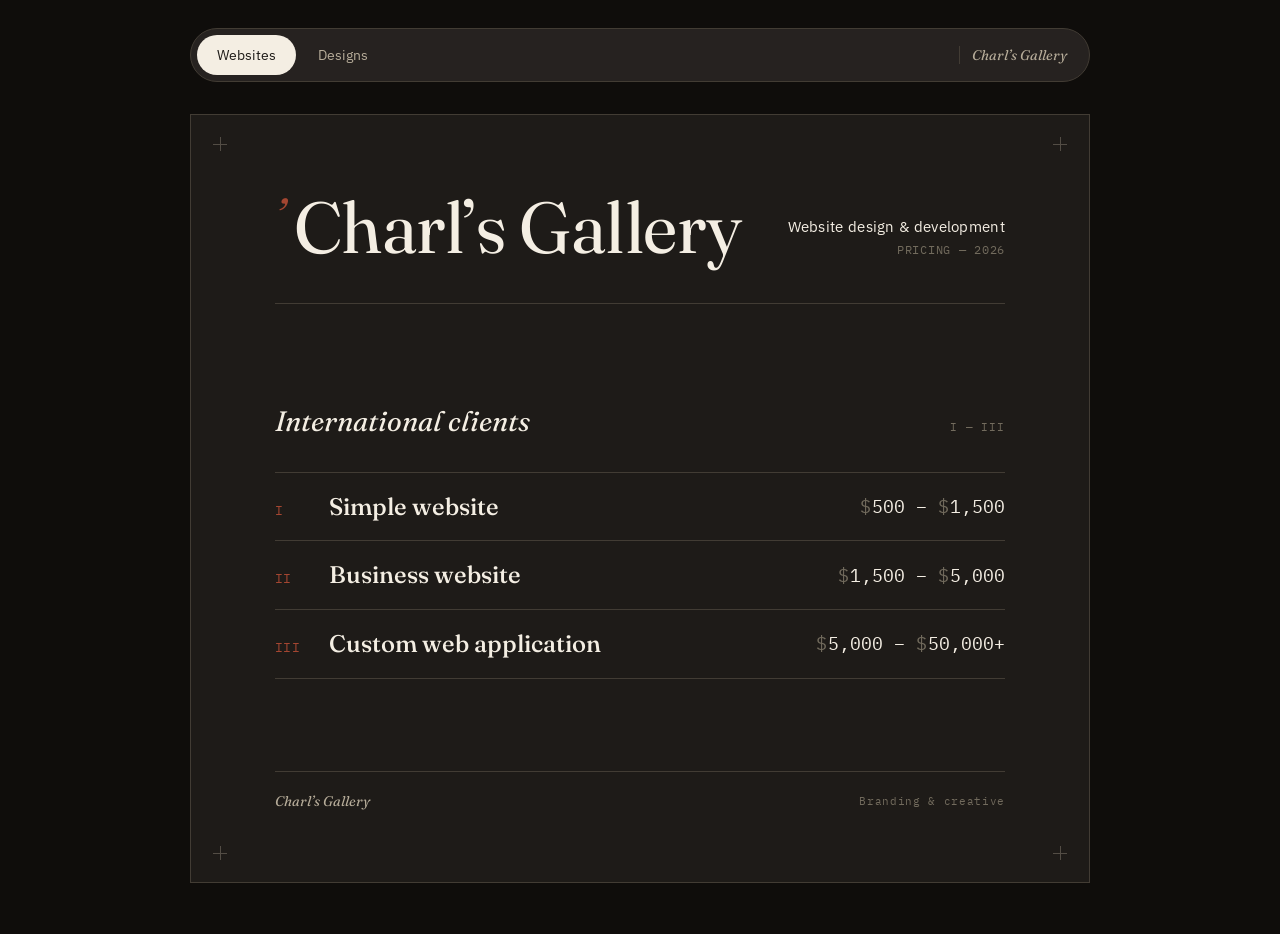
<file: index.html>
<!DOCTYPE html>
<html lang="en">
<head>
<meta charset="UTF-8">
<meta name="viewport" content="width=device-width, initial-scale=1.0">
<title>Charl's Gallery — Website Design &amp; Development Pricing</title>
<link rel="preconnect" href="https://fonts.googleapis.com">
<link rel="preconnect" href="https://fonts.gstatic.com" crossorigin>
<link href="https://fonts.googleapis.com/css2?family=Fraunces:ital,opsz,wght@0,9..144,300;0,9..144,400;0,9..144,500;0,9..144,600;1,9..144,400;1,9..144,500&family=IBM+Plex+Mono:wght@400;500&family=IBM+Plex+Sans:wght@400;500&display=swap" rel="stylesheet">
<link rel="stylesheet" href="styles.css">
<style>
  /* ---------- Website pricing: ledger / tier rows ---------- */
  .market{ padding: clamp(30px, 5vw, 48px) 0; }

  .market-head{
    display: flex;
    align-items: baseline;
    justify-content: space-between;
    margin-bottom: clamp(22px, 3.5vw, 34px);
  }
  .market-head h2{
    font-family: var(--serif);
    font-style: italic;
    font-weight: 400;
    font-size: clamp(22px, 2.6vw, 28px);
    margin: 0;
    color: var(--ink);
  }
  .market-head .count{
    font-family: var(--mono);
    font-size: 11px;
    color: var(--ink-faint);
    letter-spacing: 0.08em;
  }

  .tier-list{ display: flex; flex-direction: column; }

  .tier{
    display: grid;
    grid-template-columns: 34px 1fr auto;
    column-gap: 20px;
    align-items: baseline;
    padding: 20px 0;
    border-top: 1px solid var(--rule);
  }
  .tier:last-child{ border-bottom: 1px solid var(--rule); }

  .tier-num{
    font-family: var(--mono);
    font-size: 13px;
    color: var(--accent);
    letter-spacing: 0.02em;
  }

  .tier-body{ display: flex; flex-direction: column; gap: 5px; }

  .tier-name{
    font-family: var(--serif);
    font-weight: 500;
    font-size: clamp(19px, 2.4vw, 24px);
    line-height: 1.15;
    color: var(--ink);
  }

  .tier-scope{
    font-family: var(--sans);
    font-size: 13.5px;
    color: var(--ink-dim);
  }

  .tier-price{
    font-family: var(--mono);
    font-variant-numeric: tabular-nums;
    font-size: clamp(15px, 1.9vw, 18px);
    color: var(--ink);
    white-space: nowrap;
    text-align: right;
    align-self: center;
  }
  .tier-price .cur{ color: var(--ink-faint); margin-right: 1px; }

  @media (max-width: 560px){
    .tier{ grid-template-columns: 26px 1fr; row-gap: 8px; }
    .tier-price{ grid-column: 1 / -1; text-align: left; padding-left: 46px; font-size: 17px; }
  }
</style>
<noscript><style>[data-pricing-root][hidden]{display:block !important}[data-market="ng"],[data-price="ngn"],[data-market-divider]{display:none !important}</style></noscript>
</head>
<body>

<nav class="topnav">
  <div class="topnav-inner">
    <div class="tabs">
      <a href="index.html" class="tab active">Websites</a>
      <a href="designs.html" class="tab">Designs</a>
    </div>
    <div class="nav-brand">
      <span class="nav-div"></span>
      <span class="name"><span class="full">Charl&rsquo;s Gallery</span><span class="short">CG</span></span>
    </div>
  </div>
</nav>

<div class="page">
  <span class="tick tl"></span>
  <span class="tick tr"></span>
  <span class="tick bl"></span>
  <span class="tick br"></span>

  <header class="hero">
    <div class="brand">
      <span class="brand-mark">’</span>
      <h1>Charl&rsquo;s Gallery</h1>
    </div>
    <div class="hero-meta">
      <span class="l1">Website design &amp; development</span>
      <span class="l2">PRICING — 2026</span>
    </div>
  </header>

  <div class="rule rule--wide"></div>

  <!-- Hidden by default (no visible text/spinner at any point). Revealed
       automatically by country-pricing.js once the correct market's
       section has been kept and the other removed. -->
  <div data-pricing-root hidden>

  <section class="market" data-market="ng">
    <div class="market-head">
      <h2>Nigerian clients</h2>
      <span class="count">I — IV</span>
    </div>
    <div class="tier-list">

      <div class="tier">
        <span class="tier-num">I</span>
        <div class="tier-body">
          <span class="tier-name">Simple landing page</span>
          <span class="tier-scope">1–3 pages</span>
        </div>
        <span class="tier-price"><span class="cur">₦</span>450,000 – <span class="cur">₦</span>600,000</span>
      </div>

      <div class="tier">
        <span class="tier-num">II</span>
        <div class="tier-body">
          <span class="tier-name">Small business website</span>
          <span class="tier-scope">5–10 pages</span>
        </div>
        <span class="tier-price"><span class="cur">₦</span>750,000 – <span class="cur">₦</span>900,000</span>
      </div>

      <div class="tier">
        <span class="tier-num">III</span>
        <div class="tier-body">
          <span class="tier-name">Corporate website</span>
          <span class="tier-scope">10–20 pages</span>
        </div>
        <span class="tier-price"><span class="cur">₦</span>1,200,000 – <span class="cur">₦</span>1,800,000</span>
      </div>

      <div class="tier">
        <span class="tier-num">IV</span>
        <div class="tier-body">
          <span class="tier-name">Custom web application / LMS</span>
          <span class="tier-scope">Depending on complexity</span>
        </div>
        <span class="tier-price"><span class="cur">₦</span>2,000,000 – <span class="cur">₦</span>10,000,000+</span>
      </div>

    </div>
  </section>

  <div class="rule" data-market-divider></div>

  <section class="market" data-market="intl">
    <div class="market-head">
      <h2>International clients</h2>
      <span class="count">I — III</span>
    </div>
    <div class="tier-list">

      <div class="tier">
        <span class="tier-num">I</span>
        <div class="tier-body">
          <span class="tier-name">Simple website</span>
        </div>
        <span class="tier-price"><span class="cur">$</span>500 – <span class="cur">$</span>1,500</span>
      </div>

      <div class="tier">
        <span class="tier-num">II</span>
        <div class="tier-body">
          <span class="tier-name">Business website</span>
        </div>
        <span class="tier-price"><span class="cur">$</span>1,500 – <span class="cur">$</span>5,000</span>
      </div>

      <div class="tier">
        <span class="tier-num">III</span>
        <div class="tier-body">
          <span class="tier-name">Custom web application</span>
        </div>
        <span class="tier-price"><span class="cur">$</span>5,000 – <span class="cur">$</span>50,000+</span>
      </div>

    </div>
  </section>

  </div><!-- /[data-pricing-root] -->

  <footer class="foot">
    <div class="rule"></div>
    <div class="foot-row">
      <span class="fname">Charl&rsquo;s Gallery</span>
      <span>Branding &amp; creative</span>
    </div>
  </footer>
</div>

<script src="country-pricing.js"></script>

</body>
</html>
</file>
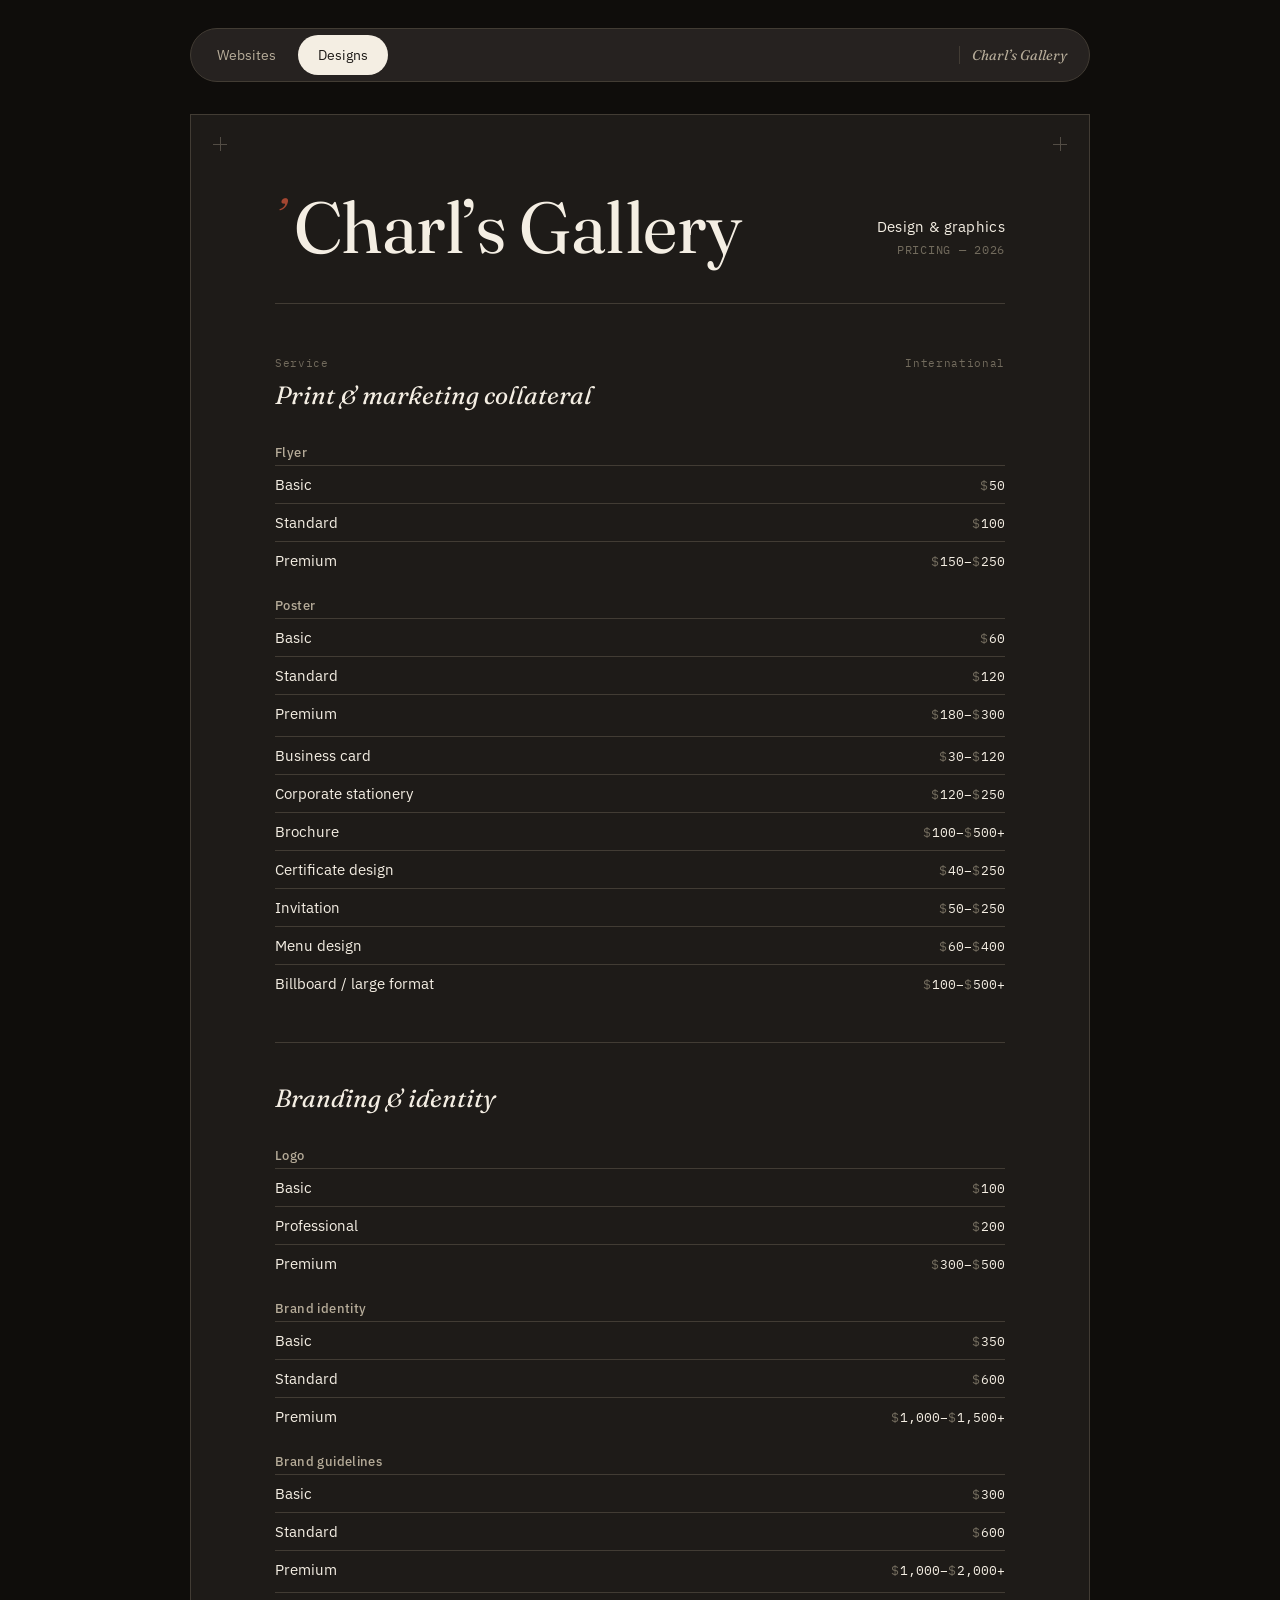
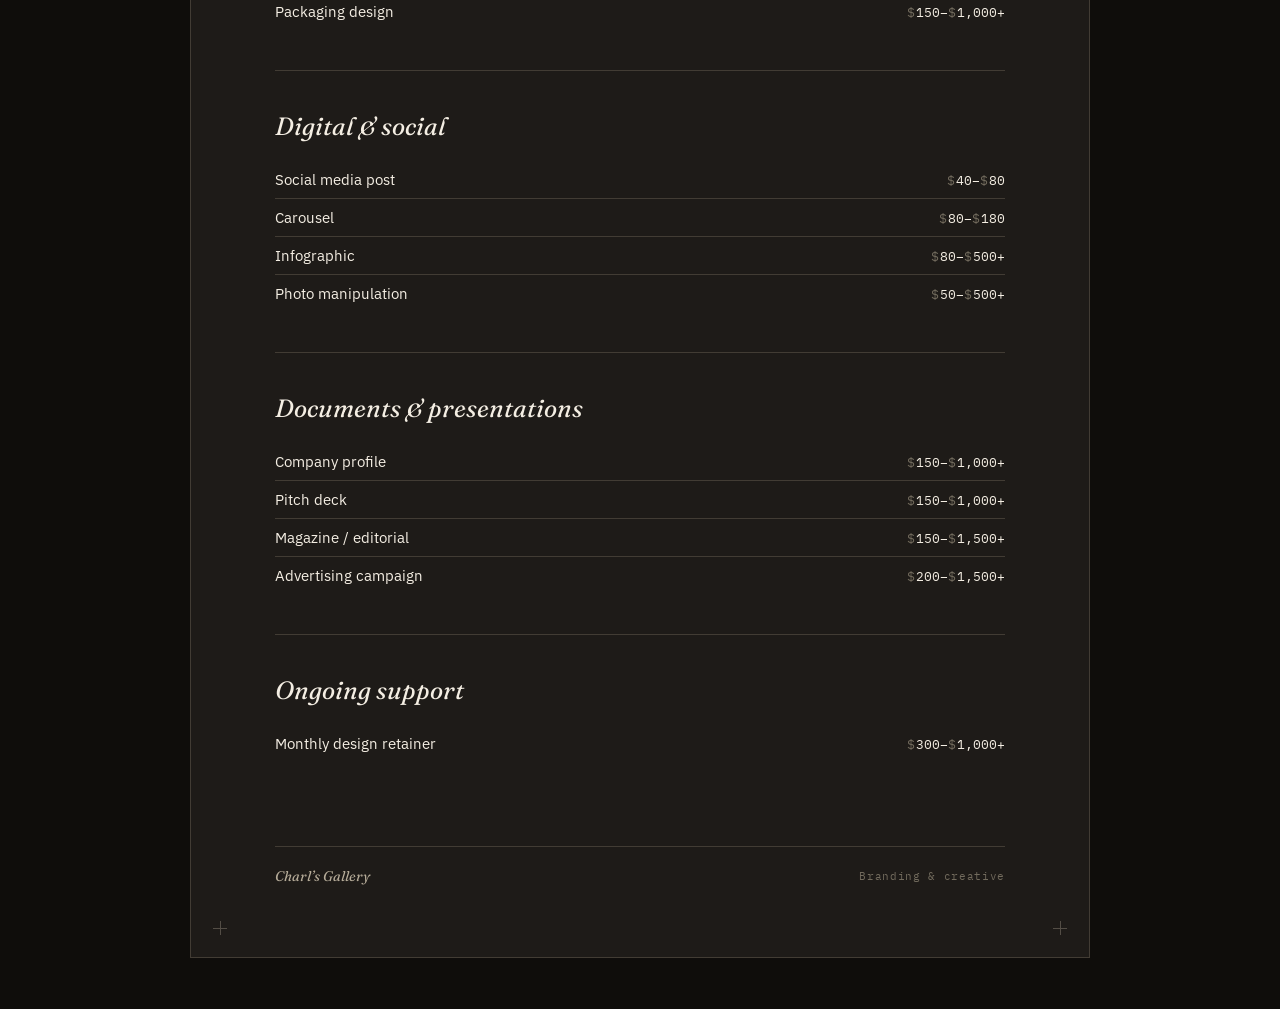
<file: designs.html>
<!DOCTYPE html>
<html lang="en">
<head>
<meta charset="UTF-8">
<meta name="viewport" content="width=device-width, initial-scale=1.0">
<title>Charl's Gallery — Design &amp; Graphics Pricing</title>
<link rel="preconnect" href="https://fonts.googleapis.com">
<link rel="preconnect" href="https://fonts.gstatic.com" crossorigin>
<link href="https://fonts.googleapis.com/css2?family=Fraunces:ital,opsz,wght@0,9..144,300;0,9..144,400;0,9..144,500;0,9..144,600;1,9..144,400;1,9..144,500&family=IBM+Plex+Mono:wght@400;500&family=IBM+Plex+Sans:wght@400;500&display=swap" rel="stylesheet">
<link rel="stylesheet" href="styles.css">
<style>
  /* ---------- Design pricing: category tables ---------- */

  .col-head{
    display: grid;
    grid-template-columns: 1fr 110px 170px;
    column-gap: 16px;
    padding-bottom: 10px;
    font-family: var(--mono);
    font-size: 11px;
    letter-spacing: 0.06em;
    color: var(--ink-faint);
  }
  .col-head span:nth-child(2),
  .col-head span:nth-child(3){ text-align: right; }

  .cat{ padding: clamp(26px, 4.5vw, 40px) 0; border-top: 1px solid var(--rule); }
  .cat:first-of-type{ border-top: none; padding-top: 0; }

  .cat-head{
    font-family: var(--serif);
    font-style: italic;
    font-weight: 400;
    font-size: clamp(20px, 2.4vw, 25px);
    margin: 0 0 clamp(14px, 2.4vw, 20px);
    color: var(--ink);
  }

  .group{ margin-bottom: 4px; }

  .group-name{
    font-family: var(--sans);
    font-weight: 500;
    font-size: 13px;
    letter-spacing: 0.03em;
    color: var(--ink-dim);
    padding: 14px 0 4px;
  }
  .group:first-child .group-name{ padding-top: 0; }

  .row{
    display: grid;
    grid-template-columns: 1fr 110px 170px;
    column-gap: 16px;
    align-items: baseline;
    padding: 9px 0;
    border-top: 1px solid var(--rule);
  }
  .group > .row:first-of-type,
  .cat > .row:first-of-type{ border-top: none; }

  .row-name{
    font-family: var(--sans);
    font-size: 14.5px;
    color: var(--ink);
  }
  .row-name .tier{
    display: block;
    font-family: var(--mono);
    font-size: 11px;
    letter-spacing: 0.04em;
    color: var(--ink-faint);
    margin-top: 2px;
  }

  .row-price{
    font-family: var(--mono);
    font-variant-numeric: tabular-nums;
    font-size: 13px;
    color: var(--ink);
    text-align: right;
    white-space: nowrap;
  }
  .row-price .cur{ color: var(--ink-faint); margin-right: 1px; }
  .row-price .lbl{ display: none; }

  @media (max-width: 620px){
    .col-head{ display: none; }
    .row{ grid-template-columns: 1fr; row-gap: 4px; padding: 12px 0; }
    .row-price{ text-align: left; }
    .row-price .lbl{
      display: inline-block;
      width: 44px;
      color: var(--ink-faint);
      font-size: 11px;
    }
  }

  /* Once country-pricing.js resolves the visitor's market, only one price
     column remains per row — collapse the grid from three columns down to
     two, and drop the now-redundant "Intl"/"NGN" inline labels. */
  body.pricing-ng .col-head,
  body.pricing-ng .row,
  body.pricing-intl .col-head,
  body.pricing-intl .row{
    grid-template-columns: 1fr auto;
  }
  body.pricing-ng .row-price .lbl,
  body.pricing-intl .row-price .lbl{
    display: none;
  }
</style>
<noscript><style>[data-pricing-root][hidden]{display:block !important}[data-market="ng"],[data-price="ngn"],[data-market-divider]{display:none !important}</style></noscript>
</head>
<body>

<nav class="topnav">
  <div class="topnav-inner">
    <div class="tabs">
      <a href="index.html" class="tab">Websites</a>
      <a href="designs.html" class="tab active">Designs</a>
    </div>
    <div class="nav-brand">
      <span class="nav-div"></span>
      <span class="name"><span class="full">Charl&rsquo;s Gallery</span><span class="short">CG</span></span>
    </div>
  </div>
</nav>

<div class="page">
  <span class="tick tl"></span>
  <span class="tick tr"></span>
  <span class="tick bl"></span>
  <span class="tick br"></span>

  <header class="hero">
    <div class="brand">
      <span class="brand-mark">’</span>
      <h1>Charl&rsquo;s Gallery</h1>
    </div>
    <div class="hero-meta">
      <span class="l1">Design &amp; graphics</span>
      <span class="l2">PRICING — 2026</span>
    </div>
  </header>

  <div class="rule rule--wide"></div>

  <div data-pricing-root hidden>

  <div class="col-head">
    <span>Service</span>
    <span data-price="usd">International</span>
    <span data-price="ngn">Nigeria</span>
  </div>

  <!-- Print & Marketing Collateral -->
  <section class="cat">
    <h2 class="cat-head">Print &amp; marketing collateral</h2>

    <div class="group">
      <div class="group-name">Flyer</div>
      <div class="row"><div class="row-name">Basic</div><div class="row-price" data-price="usd"><span class="lbl">Intl</span><span class="cur">$</span>50</div><div class="row-price" data-price="ngn"><span class="lbl">NGN</span><span class="cur">₦</span>60,000</div></div>
      <div class="row"><div class="row-name">Standard</div><div class="row-price" data-price="usd"><span class="lbl">Intl</span><span class="cur">$</span>100</div><div class="row-price" data-price="ngn"><span class="lbl">NGN</span><span class="cur">₦</span>140,000</div></div>
      <div class="row"><div class="row-name">Premium</div><div class="row-price" data-price="usd"><span class="lbl">Intl</span><span class="cur">$</span>150–<span class="cur">$</span>250</div><div class="row-price" data-price="ngn"><span class="lbl">NGN</span><span class="cur">₦</span>220,000–<span class="cur">₦</span>350,000</div></div>
    </div>

    <div class="group">
      <div class="group-name">Poster</div>
      <div class="row"><div class="row-name">Basic</div><div class="row-price" data-price="usd"><span class="lbl">Intl</span><span class="cur">$</span>60</div><div class="row-price" data-price="ngn"><span class="lbl">NGN</span><span class="cur">₦</span>75,000</div></div>
      <div class="row"><div class="row-name">Standard</div><div class="row-price" data-price="usd"><span class="lbl">Intl</span><span class="cur">$</span>120</div><div class="row-price" data-price="ngn"><span class="lbl">NGN</span><span class="cur">₦</span>160,000</div></div>
      <div class="row"><div class="row-name">Premium</div><div class="row-price" data-price="usd"><span class="lbl">Intl</span><span class="cur">$</span>180–<span class="cur">$</span>300</div><div class="row-price" data-price="ngn"><span class="lbl">NGN</span><span class="cur">₦</span>250,000–<span class="cur">₦</span>400,000</div></div>
    </div>

    <div class="row"><div class="row-name">Business card</div><div class="row-price" data-price="usd"><span class="lbl">Intl</span><span class="cur">$</span>30–<span class="cur">$</span>120</div><div class="row-price" data-price="ngn"><span class="lbl">NGN</span><span class="cur">₦</span>40,000–<span class="cur">₦</span>150,000</div></div>
    <div class="row"><div class="row-name">Corporate stationery</div><div class="row-price" data-price="usd"><span class="lbl">Intl</span><span class="cur">$</span>120–<span class="cur">$</span>250</div><div class="row-price" data-price="ngn"><span class="lbl">NGN</span><span class="cur">₦</span>180,000–<span class="cur">₦</span>350,000</div></div>
    <div class="row"><div class="row-name">Brochure</div><div class="row-price" data-price="usd"><span class="lbl">Intl</span><span class="cur">$</span>100–<span class="cur">$</span>500+</div><div class="row-price" data-price="ngn"><span class="lbl">NGN</span><span class="cur">₦</span>150,000–<span class="cur">₦</span>700,000+</div></div>
    <div class="row"><div class="row-name">Certificate design</div><div class="row-price" data-price="usd"><span class="lbl">Intl</span><span class="cur">$</span>40–<span class="cur">$</span>250</div><div class="row-price" data-price="ngn"><span class="lbl">NGN</span><span class="cur">₦</span>50,000–<span class="cur">₦</span>300,000</div></div>
    <div class="row"><div class="row-name">Invitation</div><div class="row-price" data-price="usd"><span class="lbl">Intl</span><span class="cur">$</span>50–<span class="cur">$</span>250</div><div class="row-price" data-price="ngn"><span class="lbl">NGN</span><span class="cur">₦</span>70,000–<span class="cur">₦</span>300,000</div></div>
    <div class="row"><div class="row-name">Menu design</div><div class="row-price" data-price="usd"><span class="lbl">Intl</span><span class="cur">$</span>60–<span class="cur">$</span>400</div><div class="row-price" data-price="ngn"><span class="lbl">NGN</span><span class="cur">₦</span>80,000–<span class="cur">₦</span>500,000</div></div>
    <div class="row"><div class="row-name">Billboard / large format</div><div class="row-price" data-price="usd"><span class="lbl">Intl</span><span class="cur">$</span>100–<span class="cur">$</span>500+</div><div class="row-price" data-price="ngn"><span class="lbl">NGN</span><span class="cur">₦</span>150,000–<span class="cur">₦</span>700,000+</div></div>
  </section>

  <!-- Branding & Identity -->
  <section class="cat">
    <h2 class="cat-head">Branding &amp; identity</h2>

    <div class="group">
      <div class="group-name">Logo</div>
      <div class="row"><div class="row-name">Basic</div><div class="row-price" data-price="usd"><span class="lbl">Intl</span><span class="cur">$</span>100</div><div class="row-price" data-price="ngn"><span class="lbl">NGN</span><span class="cur">₦</span>150,000</div></div>
      <div class="row"><div class="row-name">Professional</div><div class="row-price" data-price="usd"><span class="lbl">Intl</span><span class="cur">$</span>200</div><div class="row-price" data-price="ngn"><span class="lbl">NGN</span><span class="cur">₦</span>280,000</div></div>
      <div class="row"><div class="row-name">Premium</div><div class="row-price" data-price="usd"><span class="lbl">Intl</span><span class="cur">$</span>300–<span class="cur">$</span>500</div><div class="row-price" data-price="ngn"><span class="lbl">NGN</span><span class="cur">₦</span>400,000–<span class="cur">₦</span>700,000</div></div>
    </div>

    <div class="group">
      <div class="group-name">Brand identity</div>
      <div class="row"><div class="row-name">Basic</div><div class="row-price" data-price="usd"><span class="lbl">Intl</span><span class="cur">$</span>350</div><div class="row-price" data-price="ngn"><span class="lbl">NGN</span><span class="cur">₦</span>500,000</div></div>
      <div class="row"><div class="row-name">Standard</div><div class="row-price" data-price="usd"><span class="lbl">Intl</span><span class="cur">$</span>600</div><div class="row-price" data-price="ngn"><span class="lbl">NGN</span><span class="cur">₦</span>800,000</div></div>
      <div class="row"><div class="row-name">Premium</div><div class="row-price" data-price="usd"><span class="lbl">Intl</span><span class="cur">$</span>1,000–<span class="cur">$</span>1,500+</div><div class="row-price" data-price="ngn"><span class="lbl">NGN</span><span class="cur">₦</span>1.5m–<span class="cur">₦</span>2.5m+</div></div>
    </div>

    <div class="group">
      <div class="group-name">Brand guidelines</div>
      <div class="row"><div class="row-name">Basic</div><div class="row-price" data-price="usd"><span class="lbl">Intl</span><span class="cur">$</span>300</div><div class="row-price" data-price="ngn"><span class="lbl">NGN</span><span class="cur">₦</span>450,000</div></div>
      <div class="row"><div class="row-name">Standard</div><div class="row-price" data-price="usd"><span class="lbl">Intl</span><span class="cur">$</span>600</div><div class="row-price" data-price="ngn"><span class="lbl">NGN</span><span class="cur">₦</span>850,000</div></div>
      <div class="row"><div class="row-name">Premium</div><div class="row-price" data-price="usd"><span class="lbl">Intl</span><span class="cur">$</span>1,000–<span class="cur">$</span>2,000+</div><div class="row-price" data-price="ngn"><span class="lbl">NGN</span><span class="cur">₦</span>1.5m–<span class="cur">₦</span>3m+</div></div>
    </div>

    <div class="row"><div class="row-name">Packaging design</div><div class="row-price" data-price="usd"><span class="lbl">Intl</span><span class="cur">$</span>150–<span class="cur">$</span>1,000+</div><div class="row-price" data-price="ngn"><span class="lbl">NGN</span><span class="cur">₦</span>250,000–<span class="cur">₦</span>1.5m+</div></div>
  </section>

  <!-- Digital & Social -->
  <section class="cat">
    <h2 class="cat-head">Digital &amp; social</h2>
    <div class="row"><div class="row-name">Social media post</div><div class="row-price" data-price="usd"><span class="lbl">Intl</span><span class="cur">$</span>40–<span class="cur">$</span>80</div><div class="row-price" data-price="ngn"><span class="lbl">NGN</span><span class="cur">₦</span>50,000–<span class="cur">₦</span>100,000</div></div>
    <div class="row"><div class="row-name">Carousel</div><div class="row-price" data-price="usd"><span class="lbl">Intl</span><span class="cur">$</span>80–<span class="cur">$</span>180</div><div class="row-price" data-price="ngn"><span class="lbl">NGN</span><span class="cur">₦</span>100,000–<span class="cur">₦</span>220,000</div></div>
    <div class="row"><div class="row-name">Infographic</div><div class="row-price" data-price="usd"><span class="lbl">Intl</span><span class="cur">$</span>80–<span class="cur">$</span>500+</div><div class="row-price" data-price="ngn"><span class="lbl">NGN</span><span class="cur">₦</span>100,000–<span class="cur">₦</span>700,000+</div></div>
    <div class="row"><div class="row-name">Photo manipulation</div><div class="row-price" data-price="usd"><span class="lbl">Intl</span><span class="cur">$</span>50–<span class="cur">$</span>500+</div><div class="row-price" data-price="ngn"><span class="lbl">NGN</span><span class="cur">₦</span>70,000–<span class="cur">₦</span>700,000+</div></div>
  </section>

  <!-- Documents & Presentations -->
  <section class="cat">
    <h2 class="cat-head">Documents &amp; presentations</h2>
    <div class="row"><div class="row-name">Company profile</div><div class="row-price" data-price="usd"><span class="lbl">Intl</span><span class="cur">$</span>150–<span class="cur">$</span>1,000+</div><div class="row-price" data-price="ngn"><span class="lbl">NGN</span><span class="cur">₦</span>250,000–<span class="cur">₦</span>1.5m+</div></div>
    <div class="row"><div class="row-name">Pitch deck</div><div class="row-price" data-price="usd"><span class="lbl">Intl</span><span class="cur">$</span>150–<span class="cur">$</span>1,000+</div><div class="row-price" data-price="ngn"><span class="lbl">NGN</span><span class="cur">₦</span>250,000–<span class="cur">₦</span>1.5m+</div></div>
    <div class="row"><div class="row-name">Magazine / editorial</div><div class="row-price" data-price="usd"><span class="lbl">Intl</span><span class="cur">$</span>150–<span class="cur">$</span>1,500+</div><div class="row-price" data-price="ngn"><span class="lbl">NGN</span><span class="cur">₦</span>250,000–<span class="cur">₦</span>2m+</div></div>
    <div class="row"><div class="row-name">Advertising campaign</div><div class="row-price" data-price="usd"><span class="lbl">Intl</span><span class="cur">$</span>200–<span class="cur">$</span>1,500+</div><div class="row-price" data-price="ngn"><span class="lbl">NGN</span><span class="cur">₦</span>300,000–<span class="cur">₦</span>2m+</div></div>
  </section>

  <!-- Ongoing Support -->
  <section class="cat">
    <h2 class="cat-head">Ongoing support</h2>
    <div class="row"><div class="row-name">Monthly design retainer</div><div class="row-price" data-price="usd"><span class="lbl">Intl</span><span class="cur">$</span>300–<span class="cur">$</span>1,000+</div><div class="row-price" data-price="ngn"><span class="lbl">NGN</span><span class="cur">₦</span>450,000–<span class="cur">₦</span>1.5m+</div></div>
  </section>

  </div><!-- /[data-pricing-root] -->

  <footer class="foot">
    <div class="rule"></div>
    <div class="foot-row">
      <span class="fname">Charl&rsquo;s Gallery</span>
      <span>Branding &amp; creative</span>
    </div>
  </footer>
</div>

<script src="country-pricing.js"></script>

</body>
</html>
</file>
<file: styles.css>
/* ===================================================================
   Charl's Gallery — shared design system
   Tokens, page shell, navbar. Used by index.html and designs.html.
=================================================================== */

:root{
  --bg: #1e1b18;
  --bg-soft: #262220;
  --ink: #f4eee3;
  --ink-dim: #b6ac99;
  --ink-faint: #726b5d;
  --rule: #423c34;
  --accent: #a44631;
  --accent-dim: #6b3227;
  --serif: 'Fraunces', serif;
  --sans: 'IBM Plex Sans', sans-serif;
  --mono: 'IBM Plex Mono', monospace;
}

*{ box-sizing: border-box; }

/* Guarantees the native `hidden` attribute always wins over any other
   author CSS on the page (e.g. a `display:flex` utility class), so
   toggling `el.hidden` in JS is reliable everywhere, on every page. */
[hidden]{ display: none !important; }


html, body{
  margin: 0;
  padding: 0;
  background: #0f0d0b;
}

body{
  font-family: var(--sans);
  color: var(--ink);
  display: flex;
  flex-direction: column;
  align-items: center;
  padding: clamp(16px, 3vw, 28px) 16px clamp(20px, 4vw, 56px);
}

/* ------------------------------------------------------------------
   Navbar — segmented control, brand at the opposite end.
   Shrinks fluidly with clamp(); never collapses into a hamburger.
------------------------------------------------------------------ */

.topnav{
  width: 100%;
  display: flex;
  justify-content: center;
  position: sticky;
  top: clamp(10px, 2vw, 16px);
  z-index: 20;
  margin-bottom: clamp(18px, 3.5vw, 32px);
}

.topnav-inner{
  width: 100%;
  max-width: 900px;
  display: flex;
  align-items: center;
  justify-content: space-between;
  background: var(--bg-soft);
  border: 1px solid var(--rule);
  border-radius: 999px;
  padding: 6px;
  gap: 6px;
  backdrop-filter: blur(6px);
}

.tabs{
  display: flex;
  gap: 2px;
  overflow: hidden;
}

.tab{
  padding: clamp(6px, 1.4vw, 9px) clamp(10px, 3.2vw, 20px);
  border-radius: 999px;
  font-family: var(--sans);
  font-size: clamp(11px, 2.4vw, 14px);
  color: var(--ink-dim);
  text-decoration: none;
  white-space: nowrap;
  line-height: 1.6;
  transition: background .15s ease, color .15s ease;
}

.tab:hover{
  color: var(--ink);
  background: rgba(244, 238, 227, 0.07);
}

.tab.active{
  background: var(--ink);
  color: var(--bg);
}

.nav-brand{
  display: flex;
  align-items: center;
  gap: clamp(6px, 1.6vw, 12px);
  padding: 0 clamp(10px, 2.6vw, 16px);
  flex-shrink: 0;
}

.nav-brand .nav-div{
  width: 1px;
  height: 18px;
  background: var(--rule);
}

.nav-brand .name{
  font-family: var(--serif);
  font-style: italic;
  font-size: clamp(11px, 2.2vw, 14px);
  color: var(--ink-dim);
  white-space: nowrap;
}

@media (max-width: 360px){
  .nav-brand .name .full{ display: none; }
  .nav-brand .name .short{ display: inline; }
}
@media (min-width: 361px){
  .nav-brand .name .short{ display: none; }
}

/* ------------------------------------------------------------------
   Page shell — shared card frame, hero, rules, footer
------------------------------------------------------------------ */

.page{
  position: relative;
  width: 100%;
  max-width: 900px;
  background: var(--bg);
  border: 1px solid var(--rule);
  padding: clamp(36px, 6vw, 88px) clamp(28px, 7vw, 84px) clamp(48px, 6vw, 72px);
  overflow: hidden;
}

.tick{
  position: absolute;
  width: 14px;
  height: 14px;
  opacity: 0.35;
}
.tick::before, .tick::after{ content: ""; position: absolute; background: var(--ink-dim); }
.tick::before{ width: 100%; height: 1px; top: 50%; }
.tick::after{ height: 100%; width: 1px; left: 50%; }
.tick.tl{ top: 22px; left: 22px; }
.tick.tr{ top: 22px; right: 22px; }
.tick.bl{ bottom: 22px; left: 22px; }
.tick.br{ bottom: 22px; right: 22px; }

.hero{
  display: flex;
  align-items: flex-end;
  justify-content: space-between;
  gap: 24px;
  flex-wrap: wrap;
  padding-bottom: clamp(28px, 4vw, 40px);
}

.brand{
  display: flex;
  align-items: flex-start;
  gap: 10px;
}

.brand-mark{
  font-family: var(--serif);
  font-style: italic;
  font-weight: 500;
  font-size: clamp(30px, 4vw, 42px);
  color: var(--accent);
  line-height: 1;
  transform: translateY(2px);
}

h1{
  margin: 0;
  font-family: var(--serif);
  font-weight: 400;
  font-size: clamp(40px, 7.2vw, 72px);
  line-height: 0.98;
  letter-spacing: -0.01em;
}

.hero-meta{
  display: flex;
  flex-direction: column;
  align-items: flex-end;
  gap: 6px;
  text-align: right;
  padding-bottom: 6px;
}

.hero-meta .l1{
  font-family: var(--sans);
  font-size: 15px;
  letter-spacing: 0.02em;
  color: var(--ink);
}
.hero-meta .l2{
  font-family: var(--mono);
  font-size: 12px;
  letter-spacing: 0.06em;
  color: var(--ink-faint);
}

.rule{
  height: 1px;
  background: var(--rule);
  width: 100%;
}
.rule--wide{ margin-bottom: clamp(30px, 5vw, 52px); }

.foot{ padding-top: clamp(30px, 5vw, 44px); }

.foot-row{
  display: flex;
  justify-content: space-between;
  align-items: center;
  padding-top: 20px;
  font-family: var(--mono);
  font-size: 11px;
  letter-spacing: 0.06em;
  color: var(--ink-faint);
}

.foot-row .fname{
  font-family: var(--serif);
  font-style: italic;
  font-size: 14px;
  color: var(--ink-dim);
  letter-spacing: 0;
}

@media (max-width: 560px){
  .hero{ align-items: flex-start; }
  .hero-meta{ align-items: flex-start; text-align: left; }
  .foot-row{ flex-direction: column; align-items: flex-start; gap: 6px; }
}

@media print{
  body{ background: var(--bg); padding: 0; -webkit-print-color-adjust: exact; print-color-adjust: exact; }
  .topnav{ display: none; }
  .page{ max-width: none; border: none; }
}
</file>
